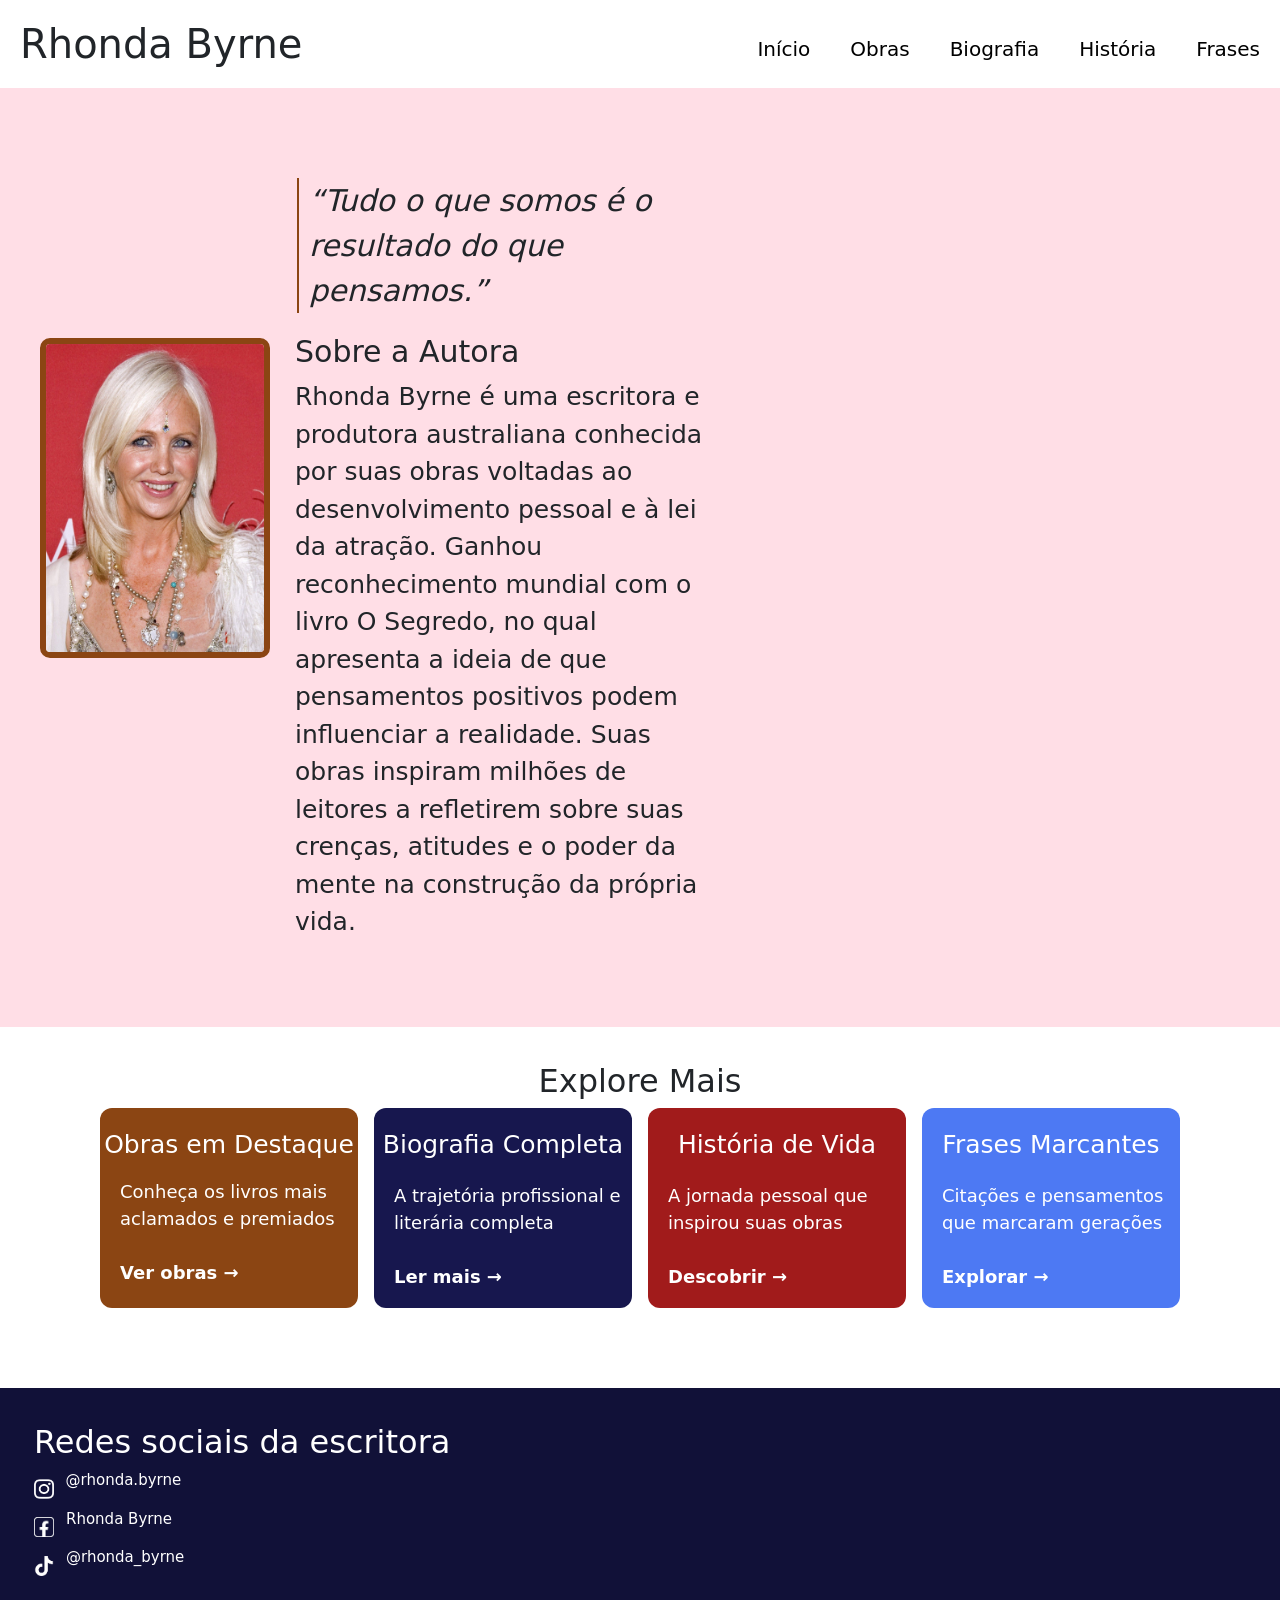
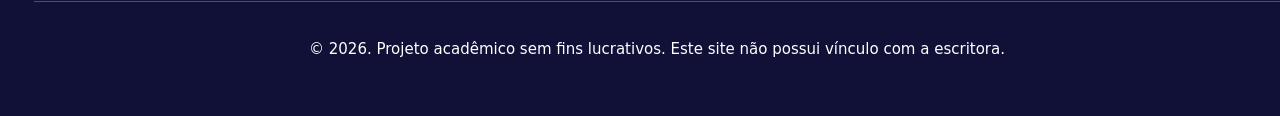
<file: public/index.html>
<!DOCTYPE html>
<html lang="pt-br">

<head>
    <meta charset="UTF-8">
    <meta name="viewport" content="width=device-width, initial-scale=1.0">
    <title>Conheça Rhonda Byrne</title>
    <link rel="stylesheet" href="styles.css">
    <link href="https://cdn.jsdelivr.net/npm/bootstrap@5.3.8/dist/css/bootstrap.min.css" rel="stylesheet"
        integrity="sha384-sRIl4kxILFvY47J16cr9ZwB07vP4J8+LH7qKQnuqkuIAvNWLzeN8tE5YBujZqJLB" crossorigin="anonymous">
</head>

<body>
    <script src="https://cdn.jsdelivr.net/npm/bootstrap@5.3.8/dist/js/bootstrap.bundle.min.js"
        integrity="sha384-FKyoEForCGlyvwx9Hj09JcYn3nv7wiPVlz7YYwJrWVcXK/BmnVDxM+D2scQbITxI"
        crossorigin="anonymous"></script>
    <header class="header">
        <h1 class="inicio">Rhonda Byrne</h1>

        <nav class="menu">
            <a href="index.html">Início</a>
            <a href="obras.html">Obras</a>
            <a href="biografia.html">Biografia</a>
            <a href="historia.html">História</a>
            <a href="frases.html">Frases</a>
        </nav>
    </header>

    <div class="caixa">
        <img src="rhonda.jpg" class="foto" height="600px" alt="Escritora">

        <div class="texto">
            <blockquote class="citacao">
                “Tudo o que somos é o resultado do que pensamos.”
            </blockquote>

            <h2 class="sobre">Sobre a Autora</h2>

            <p>
                Rhonda Byrne é uma escritora e produtora australiana conhecida por suas obras voltadas ao
                desenvolvimento pessoal e à lei da atração. Ganhou reconhecimento mundial com o livro O Segredo, no qual
                apresenta a ideia de que pensamentos positivos podem influenciar a realidade. Suas obras inspiram
                milhões de leitores a refletirem sobre suas crenças, atitudes e o poder da mente na construção da
                própria vida.
            </p>
        </div>
    </div>

    <div class="explore">
        <h2>Explore Mais</h2>

        <div class="botoes d-flex justify-content-center">
            <div class="row g-3">
                <section class="col-lg-3 col-md-12">
                    <a href="obras.html" class="botao obras w-100">
                        <h2>Obras em Destaque</h2>
                        <p>Conheça os livros mais aclamados e premiados<br><br><b>Ver obras → </b></p>
                    </a>
                </section>
                <section class="col-lg-3 col-md-12">
                    <a href="biografia.html" class="botao biografia w-100">Biografia Completa
                        <p>A trajetória profissional e literária completa<br><br><b>Ler mais → </b></p>
                    </a>
                </section>
                <section class="col-lg-3 col-md-12">
                    <a href="historia.html" class="botao historia w-100">História de Vida
                        <p>A jornada pessoal que inspirou suas obras<br><br><b>Descobrir →</b></p>
                    </a>
                </section>
                <section class="col-lg-3 col-md-12">
                    <a href="frases.html" class="botao frases w-100">Frases Marcantes
                        <p>Citações e pensamentos que marcaram gerações<br><br><b>Explorar →</b></p>
                    </a>
                </section>
            </div>
        </div>
    </div>
    <footer>
        <h2>Redes sociais da escritora</h2>
        <div class="insta">
            <img src="instagram.png" height="20px">
            <p><a href="https://www.instagram.com/rhonda.byrne/" target="_blank" class="insta">@rhonda.byrne</a></p>
        </div>
        <div class="face">
            <img src="facebook.png" height="20px">
            <p><a href="https://www.facebook.com/thesecretrhondabyrne/about/" target="_blank" class="face">Rhonda
                    Byrne</a></p>
        </div>
        <div class="tik">
            <img src="tiktok.png" height="20px">
            <p><a href="https://www.tiktok.com/@rhonda_byrne" target="_blank" class="tik">@rhonda_byrne</a></p>
        </div>
        <hr>
        <p class="direitos">© 2026. Projeto acadêmico sem fins lucrativos. Este site não possui vínculo com a escritora.
        </p>
    </footer>
</body>

</html>
</file>
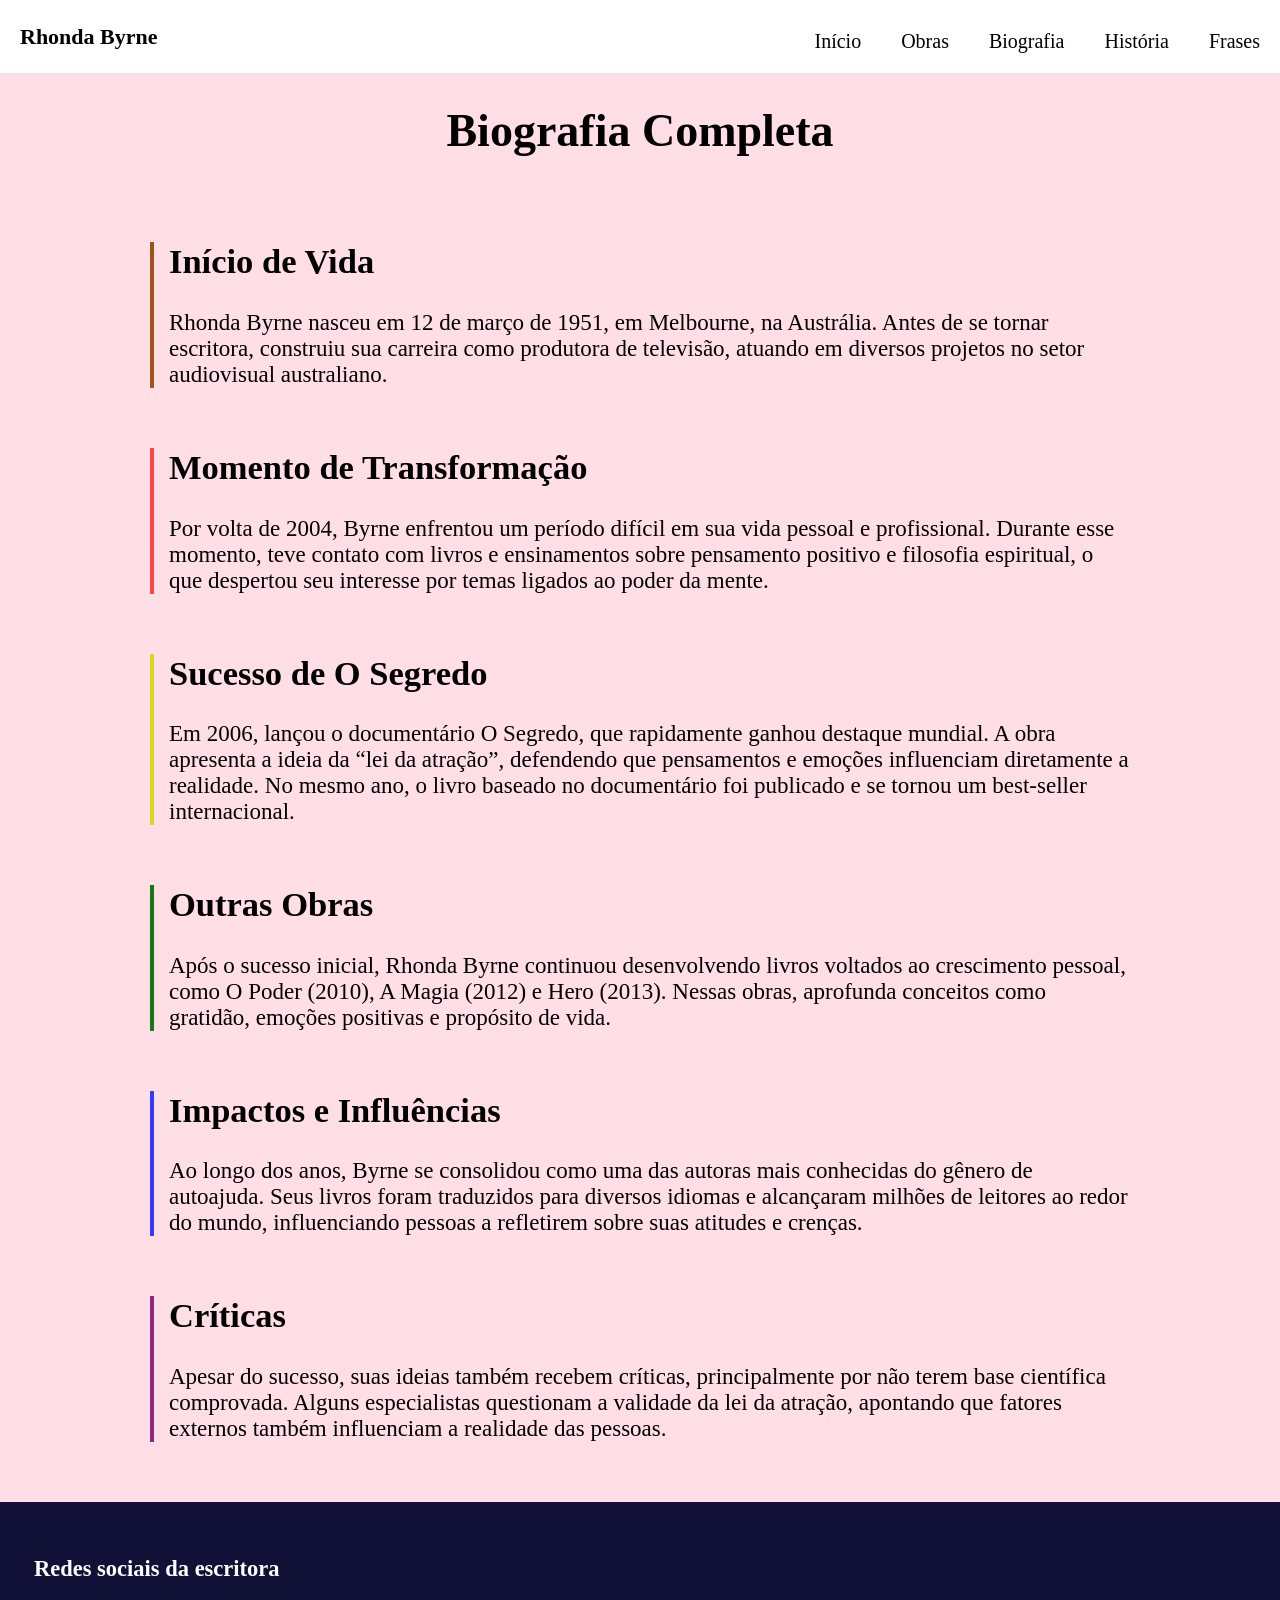
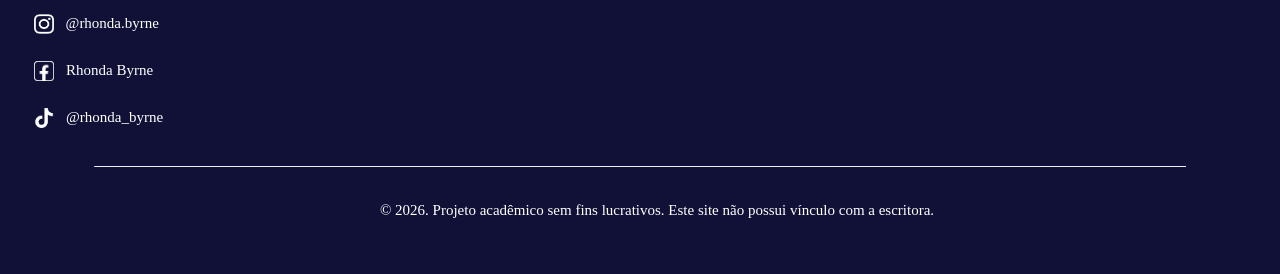
<file: public/biografia.html>
<!DOCTYPE html>
<html lang="pt-br">

<head>
    <meta charset="UTF-8">
    <meta name="viewport" content="width=device-width, initial-scale=1.0">
    <title>Biografia Completa</title>
    <link rel="stylesheet" href="styles.css">
</head>

<body>
    <header class="header">
        <h2 class="inicio pagina2">Rhonda Byrne</h2>

        <nav class="menu">
            <a href="index.html">Início</a>
            <a href="obras.html">Obras</a>
            <a href="biografia.html">Biografia</a>
            <a href="historia.html">História</a>
            <a href="frases.html">Frases</a>
        </nav>
    </header>

    <main>
        <div class="bio">
            <h1>Biografia Completa</h1><br>
        </div>
        <section class="txt iv">
            <h2>Início de Vida</h2>
            <p class="margin">Rhonda Byrne nasceu em 12 de março de 1951, em Melbourne, na Austrália. Antes de se tornar
                escritora, construiu sua carreira como produtora de televisão, atuando em diversos projetos no setor
                audiovisual australiano.</p>
        </section>
        <section class="txt momento">
            <h2>Momento de Transformação</h2>
            <p class="margin">Por volta de 2004, Byrne enfrentou um período difícil em sua vida pessoal e profissional.
                Durante esse momento, teve contato com livros e ensinamentos sobre pensamento positivo e filosofia
                espiritual, o que despertou seu interesse por temas ligados ao poder da mente.</p>
        </section>
        <section class="txt sucesso">
            <h2>Sucesso de O Segredo</h2>
            <p class="margin">Em 2006, lançou o documentário O Segredo, que rapidamente ganhou destaque mundial. A obra
                apresenta a ideia da “lei da atração”, defendendo que pensamentos e emoções influenciam diretamente a
                realidade. No mesmo ano, o livro baseado no documentário foi publicado e se tornou um best-seller
                internacional.</p>
        </section>
        <section class="txt ob">
            <h2>Outras Obras</h2>
            <p class="margin">Após o sucesso inicial, Rhonda Byrne continuou desenvolvendo livros voltados ao
                crescimento pessoal, como O Poder (2010), A Magia (2012) e Hero (2013). Nessas obras, aprofunda
                conceitos como gratidão, emoções positivas e propósito de vida.</p>
        </section>
        <section class="txt impacto">
            <h2>Impactos e Influências</h2>
            <p class="margin">Ao longo dos anos, Byrne se consolidou como uma das autoras mais conhecidas do gênero de
                autoajuda. Seus livros foram traduzidos para diversos idiomas e alcançaram milhões de leitores ao redor
                do mundo, influenciando pessoas a refletirem sobre suas atitudes e crenças.</p>
        </section>
        <section class="txt criticas">
            <h2>Críticas</h2>
            <p class="margin">Apesar do sucesso, suas ideias também recebem críticas, principalmente por não terem base
                científica comprovada. Alguns especialistas questionam a validade da lei da atração, apontando que
                fatores externos também influenciam a realidade das pessoas.</p>
        </section>
    </main>

    <footer>
        <h2>Redes sociais da escritora</h2>
        <div class="insta">
            <img src="instagram.png" height="20px">
            <p><a href="https://www.instagram.com/rhonda.byrne/" target="_blank" class="insta">@rhonda.byrne</a></p>
        </div>
        <div class="face">
            <img src="facebook.png" height="20px">
            <p><a href="https://www.facebook.com/thesecretrhondabyrne/about/" target="_blank" class="face">Rhonda
                    Byrne</a></p>
        </div>
        <div class="tik">
            <img src="tiktok.png" height="20px">
            <p><a href="https://www.tiktok.com/@rhonda_byrne" target="_blank" class="tik">@rhonda_byrne</a></p>
        </div>
        <hr>
        <p class="direitos">© 2026. Projeto acadêmico sem fins lucrativos. Este site não possui vínculo com a escritora.
        </p>
    </footer>
</body>

</html>
</file>
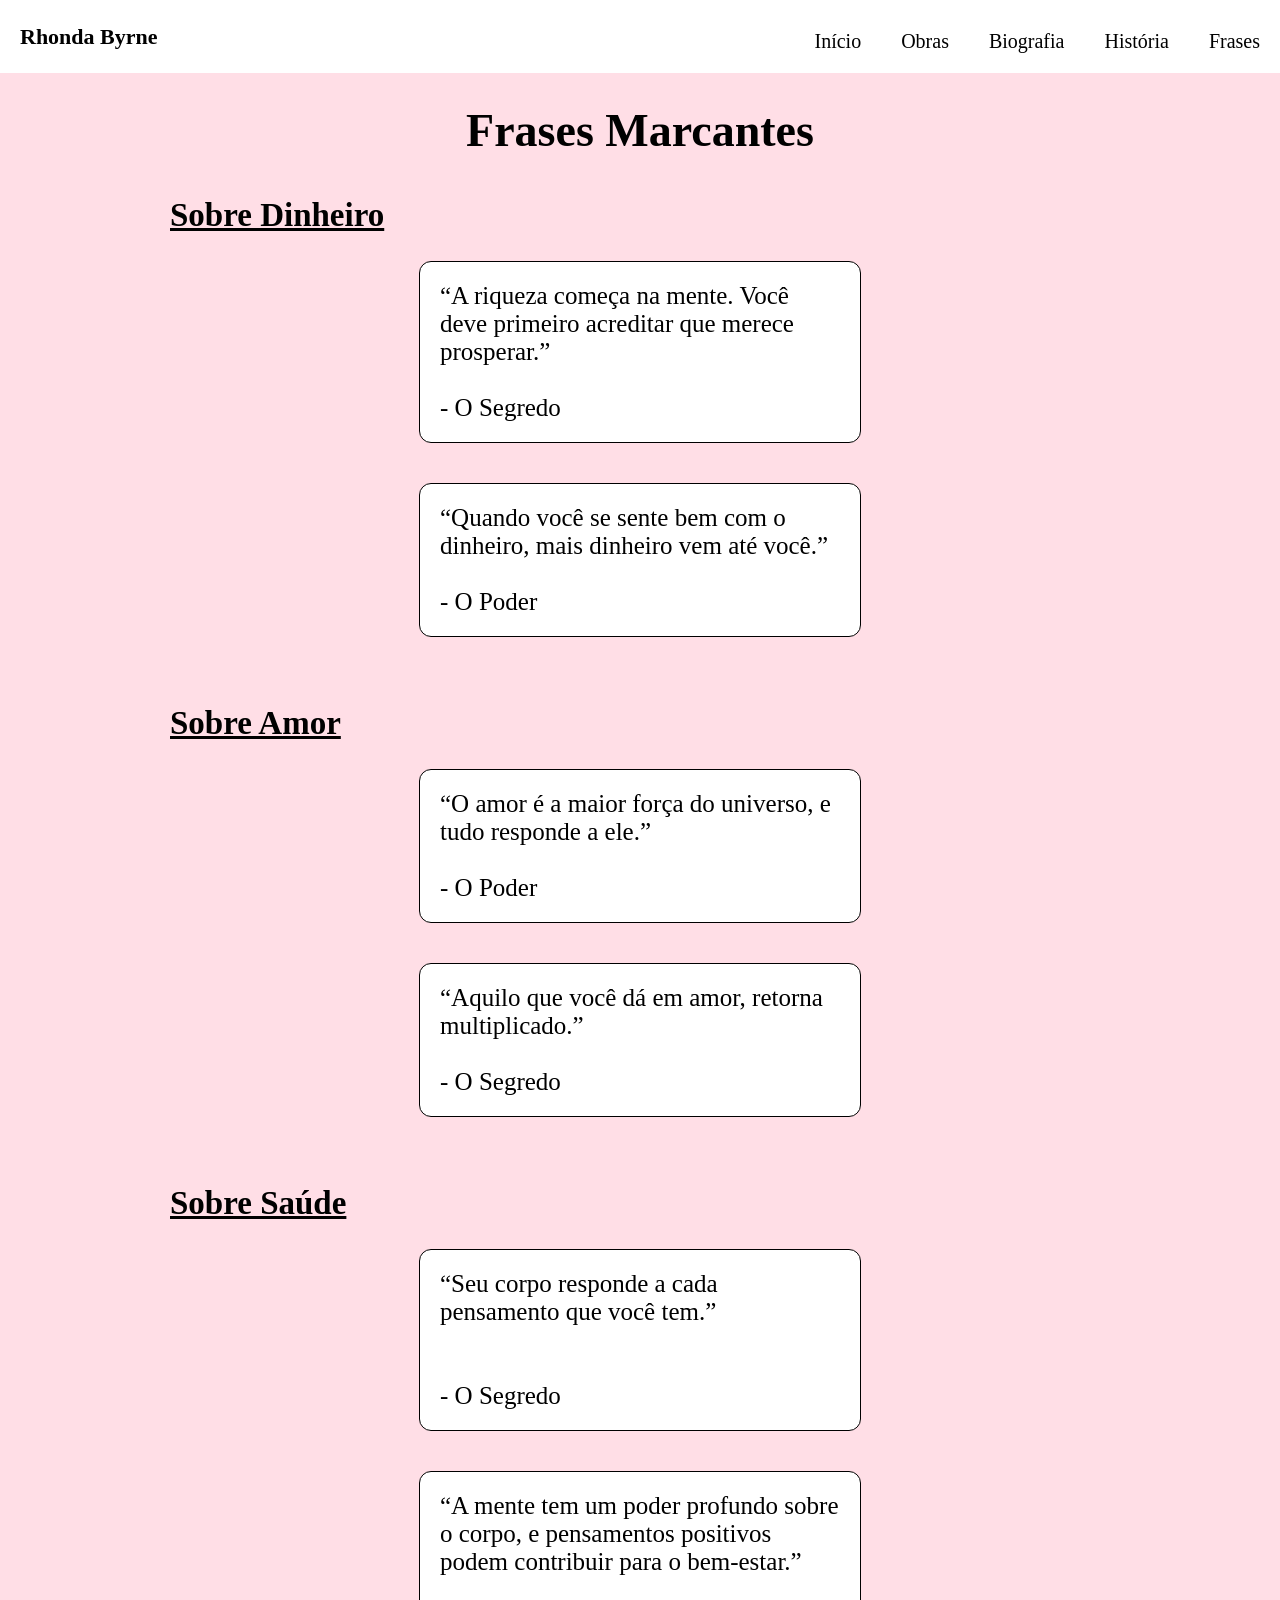
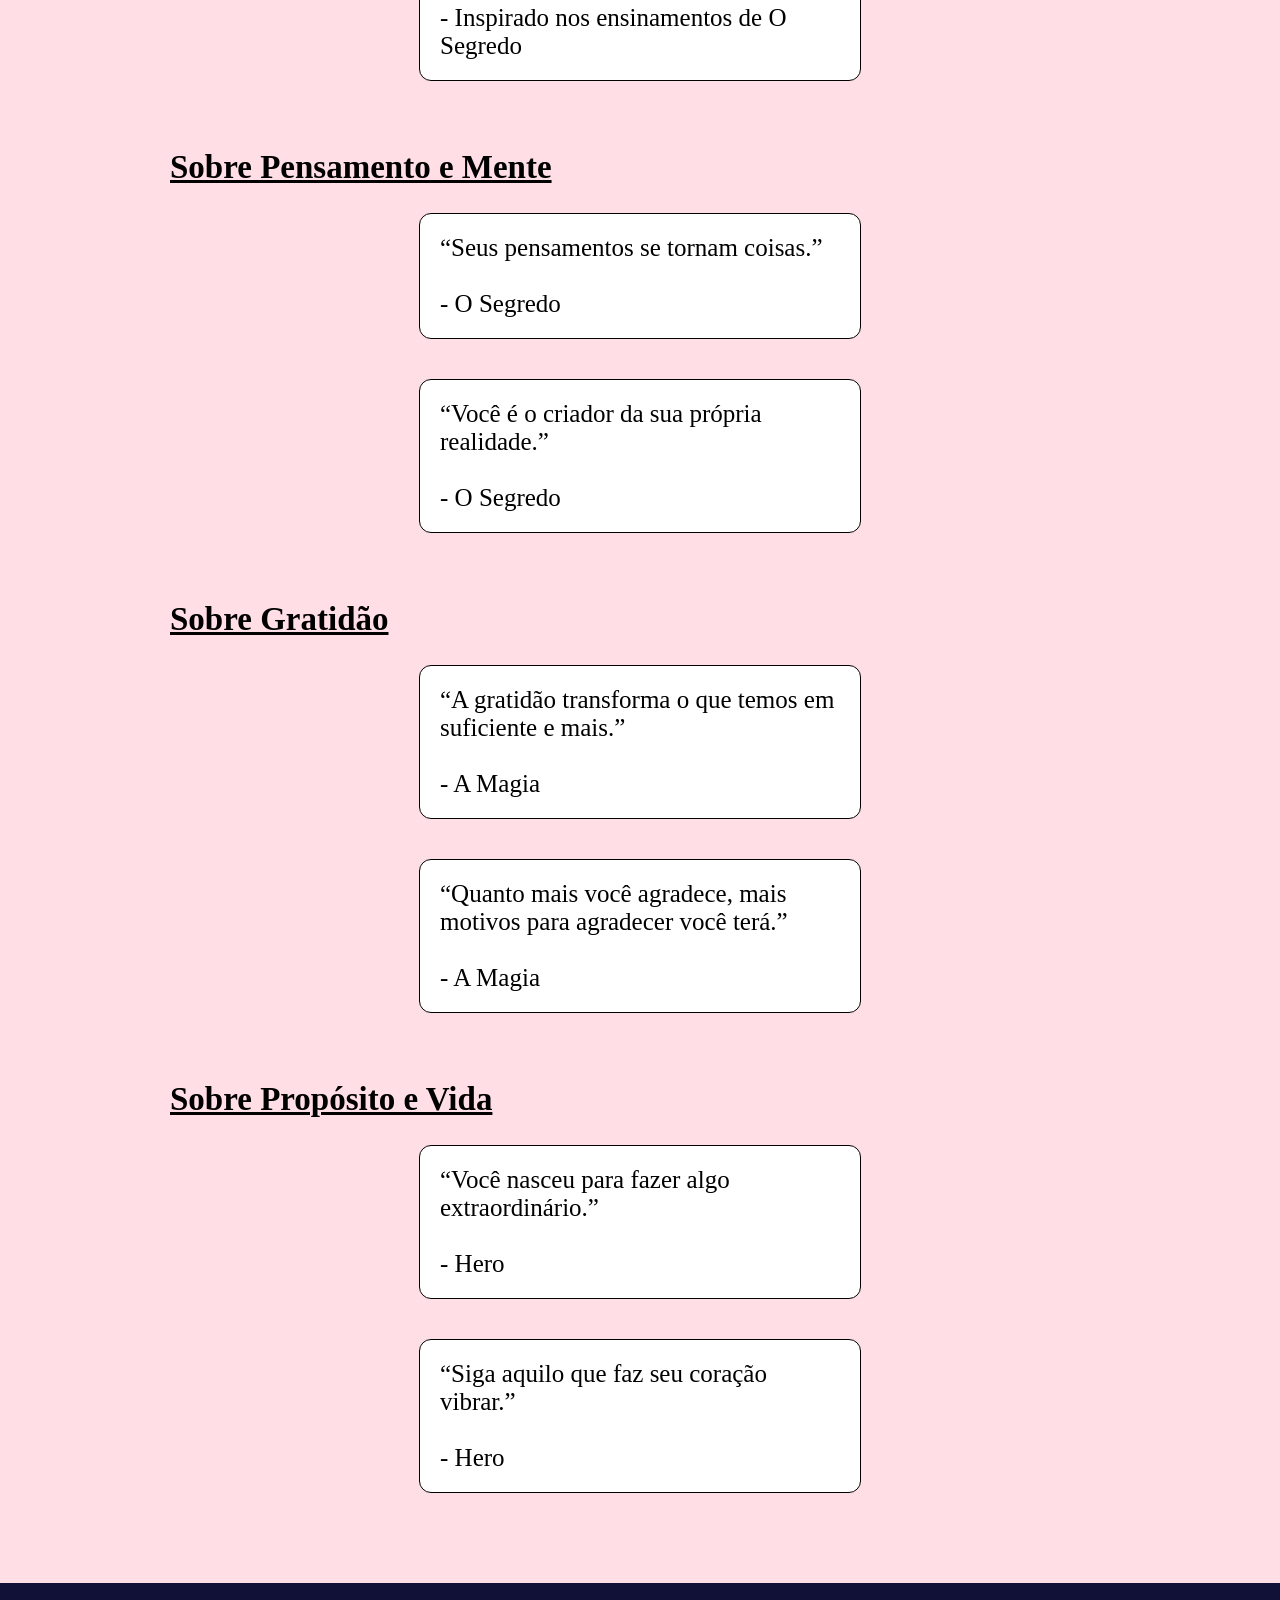
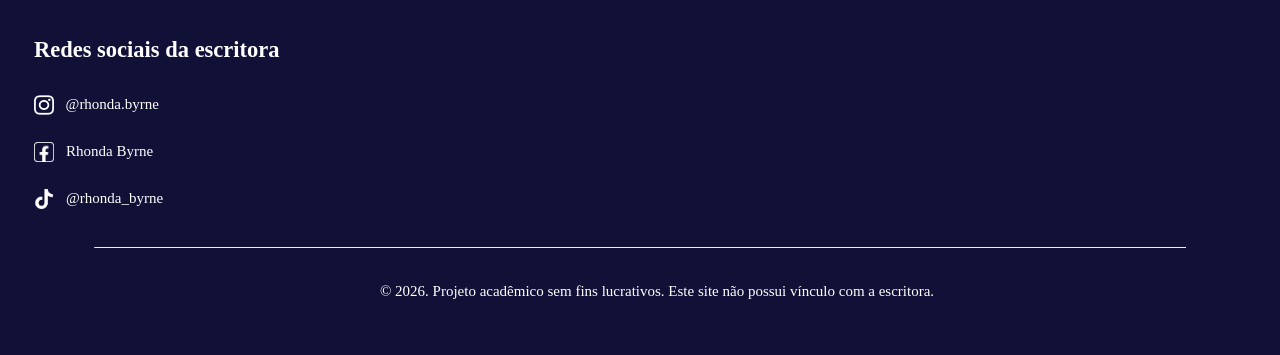
<file: public/frases.html>
<!DOCTYPE html>
<html lang="pt-br">

<head>
    <meta charset="UTF-8">
    <meta name="viewport" content="width=device-width, initial-scale=1.0">
    <title>Frases Marcantes</title>
    <link rel="stylesheet" href="styles.css">
</head>

<body>
    <header class="header">
        <h2 class="inicio pagina2">Rhonda Byrne</h2>

        <nav class="menu">
            <a href="index.html">Início</a>
            <a href="obras.html">Obras</a>
            <a href="biografia.html">Biografia</a>
            <a href="historia.html">História</a>
            <a href="frases.html">Frases</a>
        </nav>
    </header>

    <main>
        <div class="fm">
            <h1>Frases Marcantes</h1>
        </div>

        <div class="secao">
            <div class="frase">
                <h2><u>Sobre Dinheiro</u></h2>
            </div>
            <section class="cards">
                <div class="card">“A riqueza começa na mente. Você deve primeiro acreditar que merece
                    prosperar.”<br><br>- O Segredo</div>
                <div class="card">“Quando você se sente bem com o dinheiro, mais dinheiro vem até você.”<br><br>- O
                    Poder</div>
            </section>

            <div class="frase">
                <h2><u>Sobre Amor</u></h2>
            </div>
            <section class="cards">
                <div class="card">“O amor é a maior força do universo, e tudo responde a ele.”<br><br>
                    - O Poder
                </div>
                <div class="card">“Aquilo que você dá em amor, retorna multiplicado.”<br><br>
                    - O Segredo</div>
            </section>

            <div class="frase">
                <h2><u>Sobre Saúde</u></h2>
            </div>
            <section class="cards">
                <div class="card">“Seu corpo responde a cada pensamento que você tem.”<br><br><br>
                    - O Segredo
                </div>
                <div class="card">“A mente tem um poder profundo sobre o corpo, e pensamentos positivos podem contribuir
                    para o bem-estar.”<br><br>
                    - Inspirado nos ensinamentos de O Segredo
                </div>
            </section>

            <div class="frase">
                <h2><u>Sobre Pensamento e Mente</u></h2>
            </div>
            <section class="cards">
                <div class="card">“Seus pensamentos se tornam coisas.”<br><br>
                    - O Segredo
                </div>
                <div class="card">“Você é o criador da sua própria realidade.”<br><br>
                    - O Segredo
                </div>
            </section>

            <div class="frase">
                <h2><u>Sobre Gratidão</u></h2>
            </div>
            <section class="cards">
                <div class="card">“A gratidão transforma o que temos em suficiente e mais.”<br><br>
                    - A Magia
                </div>
                <div class="card">“Quanto mais você agradece, mais motivos para agradecer você terá.”<br><br>
                    - A Magia
                </div>
            </section>

            <div class="frase">
                <h2><u>Sobre Propósito e Vida</u></h2>
            </div>
            <section class="cards vazio">
                <div class="card">“Você nasceu para fazer algo extraordinário.”<br><br>
                    - Hero
                </div>
                <div class="card">“Siga aquilo que faz seu coração vibrar.”<br><br>
                    - Hero
                </div>
            </section>
    </main>

    <footer>
        <h2>Redes sociais da escritora</h2>
        <div class="insta">
            <img src="instagram.png" height="20px">
            <p><a href="https://www.instagram.com/rhonda.byrne/" target="_blank" class="insta">@rhonda.byrne</a></p>
        </div>
        <div class="face">
            <img src="facebook.png" height="20px">
            <p><a href="https://www.facebook.com/thesecretrhondabyrne/about/" target="_blank" class="face">Rhonda
                    Byrne</a></p>
        </div>
        <div class="tik">
            <img src="tiktok.png" height="20px">
            <p><a href="https://www.tiktok.com/@rhonda_byrne" target="_blank" class="tik">@rhonda_byrne</a></p>
        </div>
        <hr>
        <p class="direitos">© 2026. Projeto acadêmico sem fins lucrativos. Este site não possui vínculo com a escritora.
        </p>
    </footer>
</body>

</html>
</file>
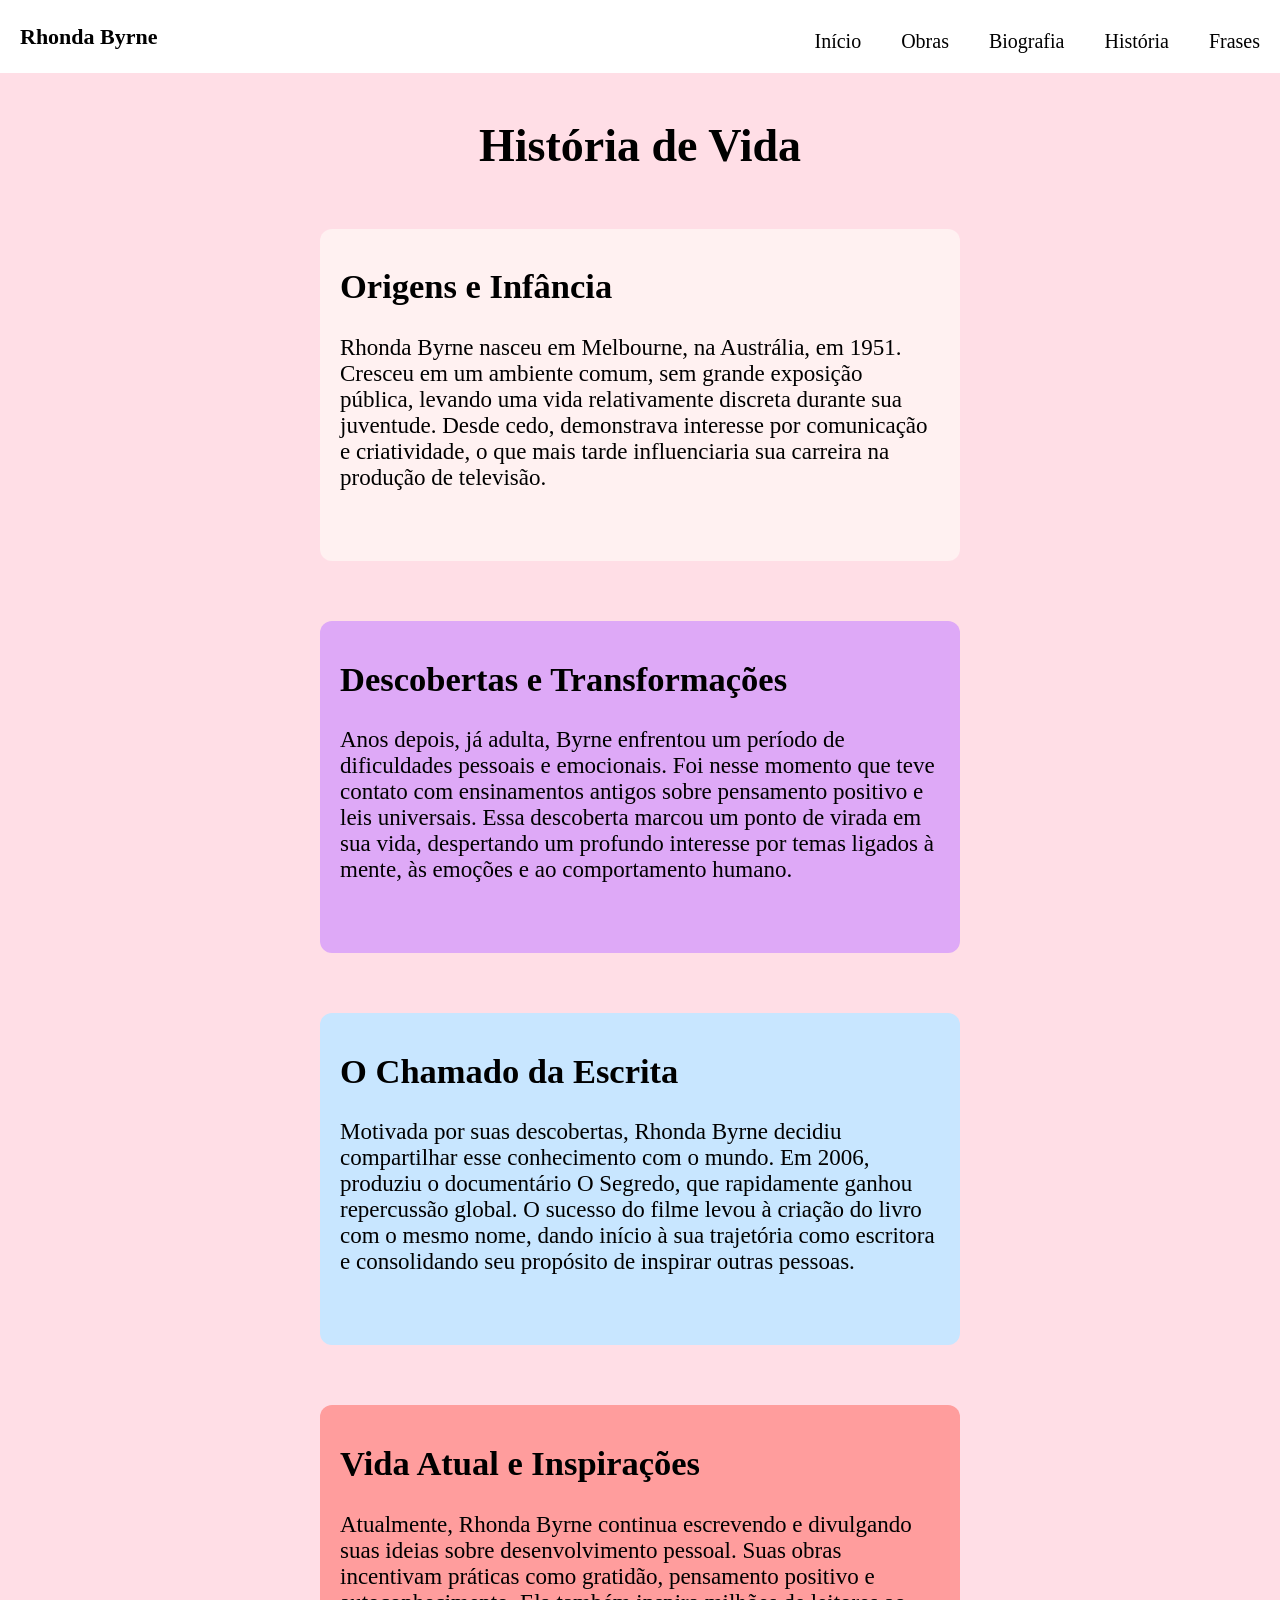
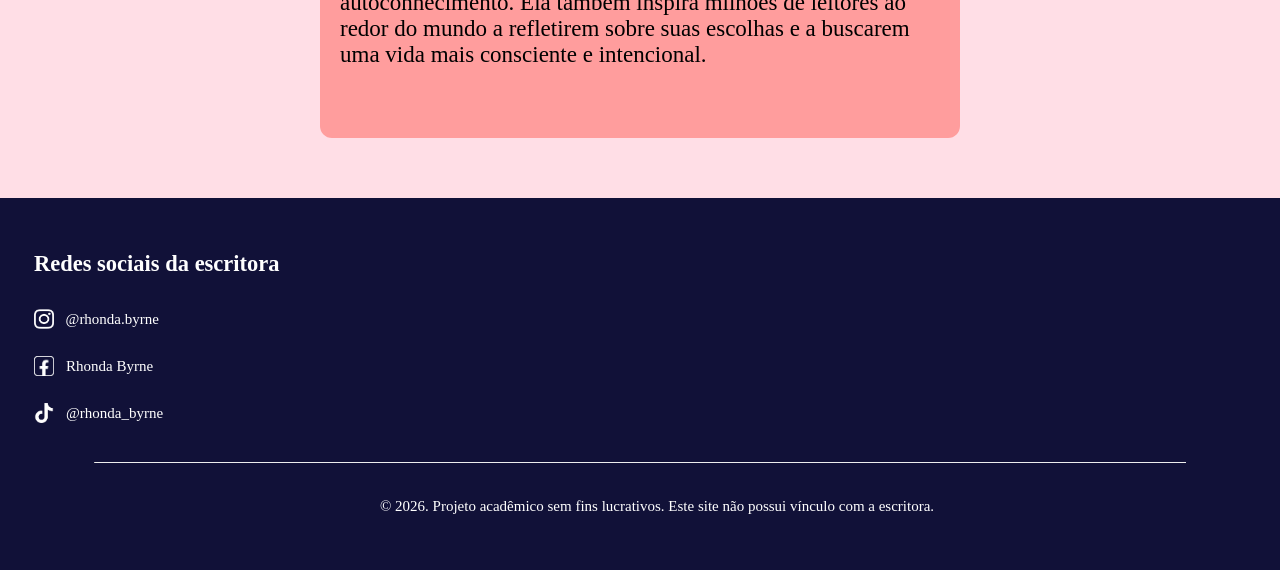
<file: public/historia.html>
<!DOCTYPE html>
<html lang="pt-br">

<head>
    <meta charset="UTF-8">
    <meta name="viewport" content="width=device-width, initial-scale=1.0">
    <title>História de Vida</title>
    <link rel="stylesheet" href="styles.css">
</head>

<body>
    <header class="header">
        <h2 class="inicio pagina2">Rhonda Byrne</h2>

        <nav class="menu">
            <a href="index.html">Início</a>
            <a href="obras.html">Obras</a>
            <a href="biografia.html">Biografia</a>
            <a href="historia.html">História</a>
            <a href="frases.html">Frases</a>
        </nav>
    </header>

    <main>
        <div class="his">
            <h1>História de Vida</h1><br>
        </div>
        <section class="bloco oi">
            <h2>Origens e Infância</h2>
            <p class="margin">Rhonda Byrne nasceu em Melbourne, na Austrália, em 1951. Cresceu em um ambiente comum, sem
                grande exposição pública, levando uma vida relativamente discreta durante sua juventude. Desde cedo,
                demonstrava interesse por comunicação e criatividade, o que mais tarde influenciaria sua carreira na
                produção de televisão.</p>
        </section>
        <section class="bloco dt">
            <h2>Descobertas e Transformações</h2>
            <p class="margin">Anos depois, já adulta, Byrne enfrentou um período de dificuldades pessoais e emocionais.
                Foi nesse momento que teve contato com ensinamentos antigos sobre pensamento positivo e leis universais.
                Essa descoberta marcou um ponto de virada em sua vida, despertando um profundo interesse por temas
                ligados à mente, às emoções e ao comportamento humano.</p>
        </section>
        <section class="bloco ce">
            <h2>O Chamado da Escrita</h2>
            <p class="margin">Motivada por suas descobertas, Rhonda Byrne decidiu compartilhar esse conhecimento com o
                mundo. Em 2006, produziu o documentário O Segredo, que rapidamente ganhou repercussão global. O sucesso
                do filme levou à criação do livro com o mesmo nome, dando início à sua trajetória como escritora e
                consolidando seu propósito de inspirar outras pessoas.</p>
        </section>
        <section class="bloco vai">
            <h2>Vida Atual e Inspirações</h2>
            <p class="margin">Atualmente, Rhonda Byrne continua escrevendo e divulgando suas ideias sobre
                desenvolvimento pessoal. Suas obras incentivam práticas como gratidão, pensamento positivo e
                autoconhecimento. Ela também inspira milhões de leitores ao redor do mundo a refletirem sobre suas
                escolhas e a buscarem uma vida mais consciente e intencional.</p>
        </section>

        <footer>
            <h2>Redes sociais da escritora</h2>
            <div class="insta">
                <img src="instagram.png" height="20px">
                <p><a href="https://www.instagram.com/rhonda.byrne/" target="_blank" class="insta">@rhonda.byrne</a></p>
            </div>
            <div class="face">
                <img src="facebook.png" height="20px">
                <p><a href="https://www.facebook.com/thesecretrhondabyrne/about/" target="_blank" class="face">Rhonda
                        Byrne</a></p>
            </div>
            <div class="tik">
                <img src="tiktok.png" height="20px">
                <p><a href="https://www.tiktok.com/@rhonda_byrne" target="_blank" class="tik">@rhonda_byrne</a></p>
            </div>
            <hr>
            <p class="direitos">© 2026. Projeto acadêmico sem fins lucrativos. Este site não possui vínculo com a
                escritora.</p>
        </footer>
</body>

</html>
</file>
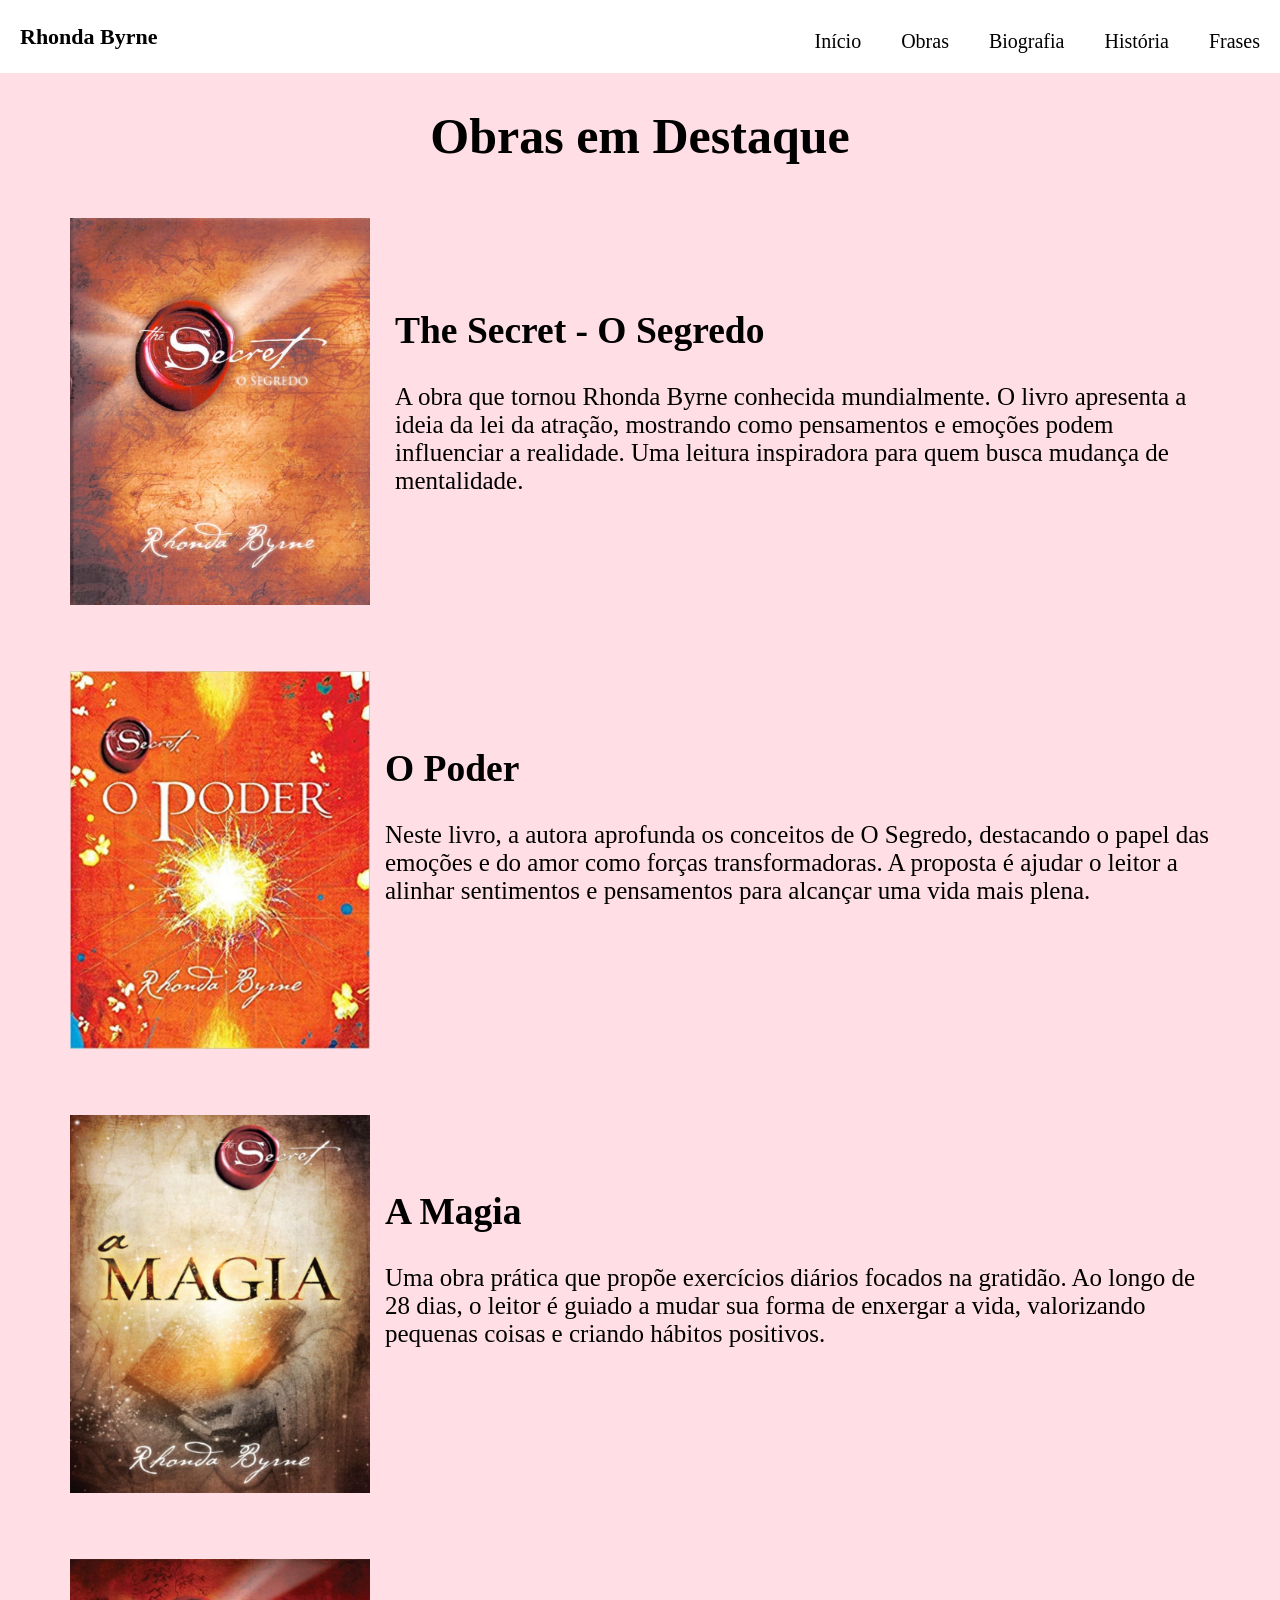
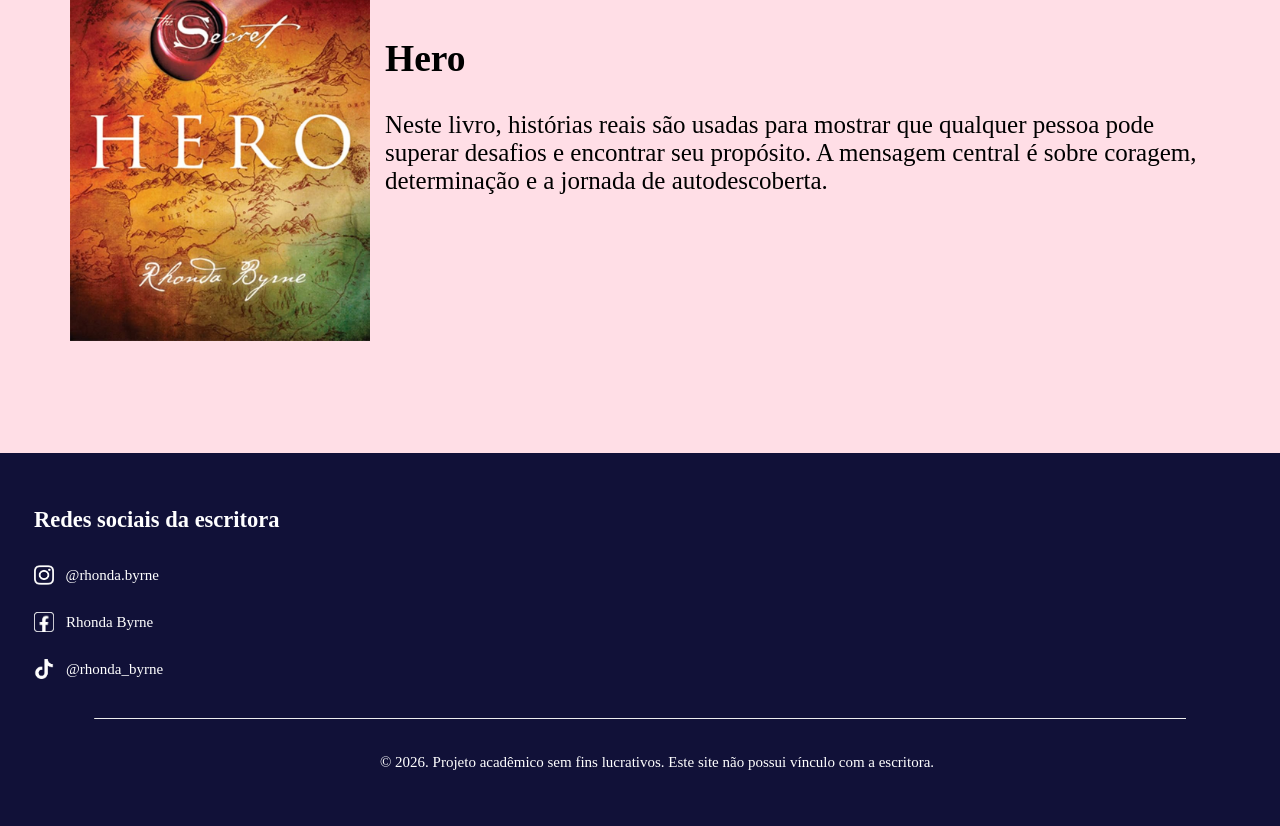
<file: public/obras.html>
<!DOCTYPE html>
<html lang="pt-br">

<head>
  <meta charset="UTF-8">
  <meta name="viewport" content="width=device-width, initial-scale=1.0">
  <title>Obras em Destaque</title>
  <link rel="stylesheet" href="styles.css">
</head>

<body>
  <header class="header">
    <h2 class="inicio pagina2">Rhonda Byrne</h2>

    <nav class="menu">
      <a href="index.html">Início</a>
      <a href="obras.html">Obras</a>
      <a href="biografia.html">Biografia</a>
      <a href="historia.html">História</a>
      <a href="frases.html">Frases</a>
    </nav>
  </header>
  <main>
    <div class="od">
      <h1 style="font-size: 50px">Obras em Destaque</h1>
    </div>

    <div class="bordas">
      <article class="secret">
        <img src="thesecret.jpeg" width="300px">
        <div class="segredo">
          <h2>The Secret - O Segredo</h2>
          <p class="margem">A obra que tornou Rhonda Byrne
            conhecida mundialmente. O livro
            apresenta a ideia da lei da
            atração, mostrando como pensamentos
            e emoções podem influenciar a
            realidade. Uma leitura inspiradora
            para quem busca mudança de
            mentalidade.</p>
        </div>
      </article><br><br>

      <article class="opoder">
        <img src="poder.jpeg" width="300px">
        <div class="poder">
          <h2>O Poder</h2>
          <p class="margem">Neste livro, a autora aprofunda
            os conceitos de O Segredo,
            destacando o papel das emoções
            e do amor como forças
            transformadoras. A proposta é
            ajudar o leitor a alinhar sentimentos
            e pensamentos para alcançar uma
            vida mais plena.</p>
        </div>
      </article><br><br>
      <article class="amagia">
        <img src="amagia.jpeg" width="300px">
        <div class="magia">
          <h2>A Magia</h2>
          <p class="margem">Uma obra prática que propõe
            exercícios diários focados na
            gratidão. Ao longo de 28 dias,
            o leitor é guiado a mudar sua
            forma de enxergar a vida,
            valorizando pequenas coisas e
            criando hábitos positivos.</p>
        </div>
      </article><br><br>
      <article class="hero">
        <img src="hero.jpeg" width="300px">
        <div class="heroi">
          <h2>Hero</h2>
          <p class="margem">Neste livro, histórias reais são usadas para mostrar que qualquer pessoa pode superar
            desafios e encontrar seu propósito. A mensagem central é sobre coragem, determinação e a jornada de
            autodescoberta.</p>
        </div>
      </article><br><br><br><br>
  </main>

  <footer>
    <h2>Redes sociais da escritora</h2>
    <div class="insta">
      <img src="instagram.png" height="20px">
      <p><a href="https://www.instagram.com/rhonda.byrne/" target="_blank" class="insta">@rhonda.byrne</a></p>
    </div>
    <div class="face">
      <img src="facebook.png" height="20px">
      <p><a href="https://www.facebook.com/thesecretrhondabyrne/about/" target="_blank" class="face">Rhonda Byrne</a>
      </p>
    </div>
    <div class="tik">
      <img src="tiktok.png" height="20px">
      <p><a href="https://www.tiktok.com/@rhonda_byrne" target="_blank" class="tik">@rhonda_byrne</a></p>
    </div>
    <hr>
    <p class="direitos">© 2026. Projeto acadêmico sem fins lucrativos. Este site não possui vínculo com a escritora.</p>
  </footer>
</body>

</html>
</file>
<file: public/styles.css>
body {
  background: rgb(255, 222, 230) !important;
  margin: 0;
}

/*Navegador superior*/
.header {
  display: flex;
  justify-content: space-between;
  align-items: center;
  background: white;
  padding: 20px;
}

.inicio {
  margin: 0;
}

.menu {
  display: flex;
  gap: 40px;
  font-size: 20px;
  margin-top: 10px;
}

.menu a {
  text-decoration: none;
  color: black;
}

/*Imagem*/
.foto {
  margin-top: 90px;
  margin-left: 90px;
  border: #8b4513 solid 6px;
  border-radius: 10px;
}

.caixa {
  display: flex;
  align-items: center;
  gap: 30px;
}

/*citação*/
.citacao {
  border-left: 4px solid #8B4513;
  padding-left: 15px;
  font-style: italic;
  font-size: 40px;
  margin-left: 2px;
}

/*texto introdutório*/
.sobre {
  margin-top: 10px;
  display: flex;
  flex-direction: column;
  font-size: 30px;
}

.texto {
  display: flex;
  flex-direction: column;
  padding-left: 35px;
  font-size: 23px;
  max-width: 700px;
}

/*faixa para os botões*/
.explore {
  text-align: center;
  background: white;
  padding-bottom: 80px;
  padding-top: 35px;
  margin-top: 70px;
  font-size: 25px;
}

/*botões*/
.botoes {
  display: flex;
  justify-content: center;
  gap: 40px;
}

.botao {
  width: 250px;
  height: 200px;
  color: white;
  border-radius: 12px;

  display: flex;
  align-items: center;
  justify-content: center;
  flex-direction: column;

  cursor: pointer;

  transition: transform 0.3s ease;

  text-decoration: none;
}

.botao:hover {
  transform: scale(1.1);
}

.botao h2 {
  font-size: 25px;
  margin: 0;
}

.botao p {
  font-size: 18px;
  margin: 5px 0 0 0;
  text-align: left;
  padding-left: 20px;
  padding-top: 13px;
}

.obras {
  background-color: #8B4513;
  font-size: 10px;
}

.biografia {
  background-color: rgb(23, 23, 78);
}

.historia {
  background-color: rgb(161, 27, 27);
}

.frases {
  background-color: rgb(77, 121, 243);
}

/*Rodapé do site*/
footer {
  background: rgb(17, 17, 56);
  padding-bottom: 40px;
  padding-top: 35px;
  font-size: 15px;
  color: white;
  padding-left: 34px;
}

.insta {
  display: flex;
  align-items: center;
  gap: 12px;
  text-decoration: none;
  color: white;
}

.face {
  display: flex;
  align-items: center;
  gap: 12px;
  text-decoration: none;
  color: white;
}

.tik {
  display: flex;
  align-items: center;
  gap: 12px;
  text-decoration: none;
  color: white;
}

hr {
  margin-right: 94px;
  margin-left: 60px;
  margin-top: 25px;
  border-top: 1px;
  color: rgb(117, 117, 141);
}

.direitos {
  text-align: center;
  padding-top: 20px;
}

/*Página Obras em Destaque*/
.pagina2 {
  font-size: 32px;
}

.od {
  text-align: center;
  padding-bottom: 20px;
  font-size: 23px;
}

.secret {
  display: flex;
  align-items: center;
  gap: 15px;
}

.segredo {
  display: flex;
  flex-direction: column;
}

.margem {
  margin: 0px;
  padding-bottom: 150px;
}

.opoder {
  display: flex;
  align-items: center;
  gap: 15px;
  padding-top: 10px;
}

.poder {
  display: flex;
  flex-direction: column;
}

.amagia {
  display: flex;
  align-items: center;
  gap: 15px;
  padding-top: 10px;
}

.magia {
  display: flex;
  flex-direction: column;
}

.hero {
  display: flex;
  align-items: center;
  gap: 15px;
  padding-top: 10px;
}

.heroi {
  display: flex;
  flex-direction: column;
}

.bordas {
  margin-left: 70px;
  margin-right: 70px;
  font-size: 25px;
}

/*Página Biografia Completa*/
.margin {
  margin: 0px;
  margin-bottom: 60px;
}

.bio {
  text-align: center;
  font-size: 23px;
}

.txt {
  margin-left: 250px;
  margin-right: 250px;
  padding-left: 15px;
  font-size: 20px;
}

.iv {
  border-left: 4px solid #9c531e;
}

.momento {
  border-left: 4px solid #ff4545;
}

.sucesso {
  border-left: 4px solid #d6da1e;
}

.ob {
  border-left: 4px solid #177714;
}

.impacto {
  border-left: 4px solid #3538ff;
}

.criticas {
  border-left: 4px solid #912682;
}

/*Página História de Vida*/
.his {
  text-align: center;
  padding-top: 15px;
  font-size: 23px;
}

.bloco {
  font-size: 20px;
  margin: 0 auto;
  margin-bottom: 60px;
  padding: 10px;
  padding-left: 20px;
  padding-right: 20px;
  width: 800px;
  border-radius: 12px;
}

.oi {
  background-color: rgb(255, 241, 241);
}

.dt {
  background-color: rgb(222, 169, 247);
}

.ce {
  background-color: rgb(200, 230, 255);
}

.vai {
  background-color: rgb(255, 157, 157);
}

/*Página Frases Marcantes*/
.fm {
  text-align: center;
  font-size: 23px;
}

.frase {
  margin-left: 230px;
}

.secao {
  margin-top: 40px;
}

.cards {
  display: flex;
  justify-content: center;
  margin-top: 20px;
  gap: 30px;
  font-size: 20px;
}

.card {
  width: 400px;
  padding: 20px;
  background-color: #ffffff;
  border: black 1px solid;
  border-radius: 12px;
  margin-bottom: 40px;
}

.vazio {
  margin-bottom: 50px;
}


/*Media Queries*/
@media (min-width: 768px) {
  .foto {
    width: 230px;
    height: 320px;
    margin-top: 1px;
    margin-left: 40px;
    margin-bottom: 50px;
    border: #8b4513 solid 6px;
    border-radius: 10px;
  }

  .caixa {
    display: flex;
    align-items: center;
    gap: 15px;
  }

  .citacao {
    margin-top: 90px;
    border-left: 2px solid #8B4513;
    padding-left: 10px;
    font-style: italic;
    font-size: 30px;
    margin-left: 2px;
  }

  .sobre {
    margin-top: 5px;
    display: flex;
    flex-direction: column;
    font-size: 30px;
  }

  .texto {
    display: flex;
    flex-direction: column;
    padding-left: 10px;
    font-size: 25px;
    max-width: 430px;
  }

  .botoes {
    display: grid;
    grid-template-columns: 1fr 1fr;
    gap: 40px;
    margin-left: 100px;
    margin-right: 100px;
  }

  .pagina2 {
    font-size: 22px;
  }

  .od {
    text-align: center;
    padding-bottom: 20px;
    font-size: 13px;
  }

  .secret {
    display: flex;
    align-items: center;
    gap: 25px;
  }

  .margem {
    margin: 0px;
    padding-bottom: 100px;
  }

  .segredo {
    margin-top: 50px;
  }

  .txt {
    margin-left: 150px;
    margin-right: 150px;
    padding-left: 15px;
    font-size: 23px;
  }

  .bloco {
    font-size: 23px;
    margin: 0 auto;
    margin-bottom: 60px;
    padding: 10px;
    padding-left: 20px;
    padding-right: 20px;
    width: 600px;
    border-radius: 12px;
  }

  .cards {
    flex-direction: column;
    align-items: center;
    gap: 0.2px;
  }

  .card {
    font-size: 25px;
  }

  .frase {
    margin-left: 170px;
    font-size: 22px;
  }
}
</file>
